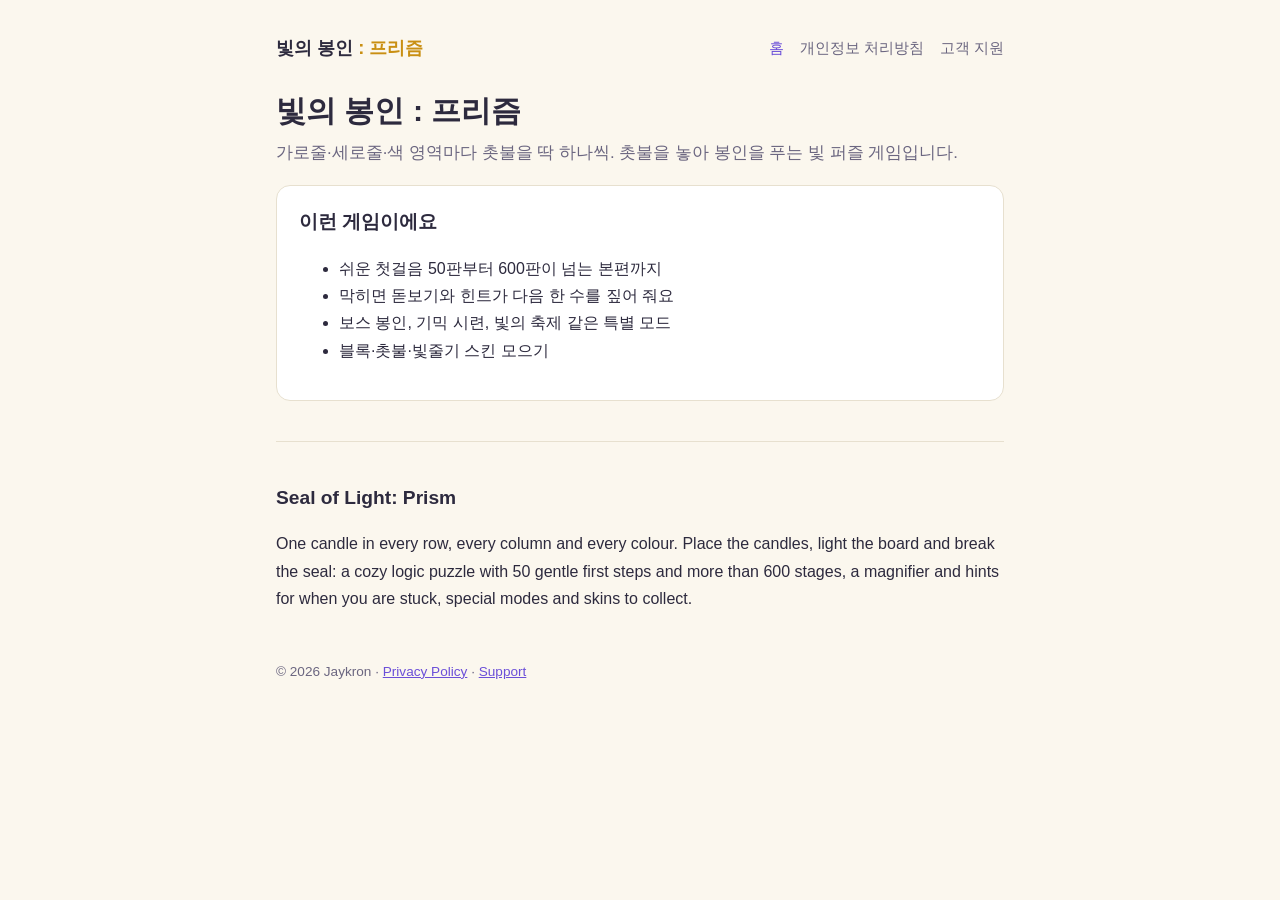
<file: index.html>
<!doctype html>
<html lang="ko">
<head>
<meta charset="utf-8">
<meta name="viewport" content="width=device-width, initial-scale=1">
<title>빛의 봉인 : 프리즘 · Seal of Light: Prism</title>
<meta name="description" content="촛불을 놓아 봉인을 푸는 빛 퍼즐 게임 · A cozy light-and-candle logic puzzle game.">
<link rel="stylesheet" href="style.css">
</head>
<body>
<div class="wrap">
  <header>
    <a class="brand" href="./">빛의 봉인 <span>: 프리즘</span></a>
    <nav>
      <a href="./" aria-current="page">홈</a>
      <a href="privacy.html">개인정보 처리방침</a>
      <a href="support.html">고객 지원</a>
    </nav>
  </header>

  <h1>빛의 봉인 : 프리즘</h1>
  <p class="lead">가로줄·세로줄·색 영역마다 촛불을 딱 하나씩. 촛불을 놓아 봉인을 푸는 빛 퍼즐 게임입니다.</p>

  <div class="card">
    <h2 style="margin-top:0">이런 게임이에요</h2>
    <ul>
      <li>쉬운 첫걸음 50판부터 600판이 넘는 본편까지</li>
      <li>막히면 돋보기와 힌트가 다음 한 수를 짚어 줘요</li>
      <li>보스 봉인, 기믹 시련, 빛의 축제 같은 특별 모드</li>
      <li>블록·촛불·빛줄기 스킨 모으기</li>
    </ul>
  </div>

  <div class="lang">
    <h2>Seal of Light: Prism</h2>
    <p>One candle in every row, every column and every colour. Place the candles, light the board and break the seal: a cozy logic puzzle with 50 gentle first steps and more than 600 stages, a magnifier and hints for when you are stuck, special modes and skins to collect.</p>
  </div>

  <footer>
    <p>© 2026 Jaykron · <a href="privacy.html">Privacy Policy</a> · <a href="support.html">Support</a></p>
  </footer>
</div>
</body>
</html>
</file>
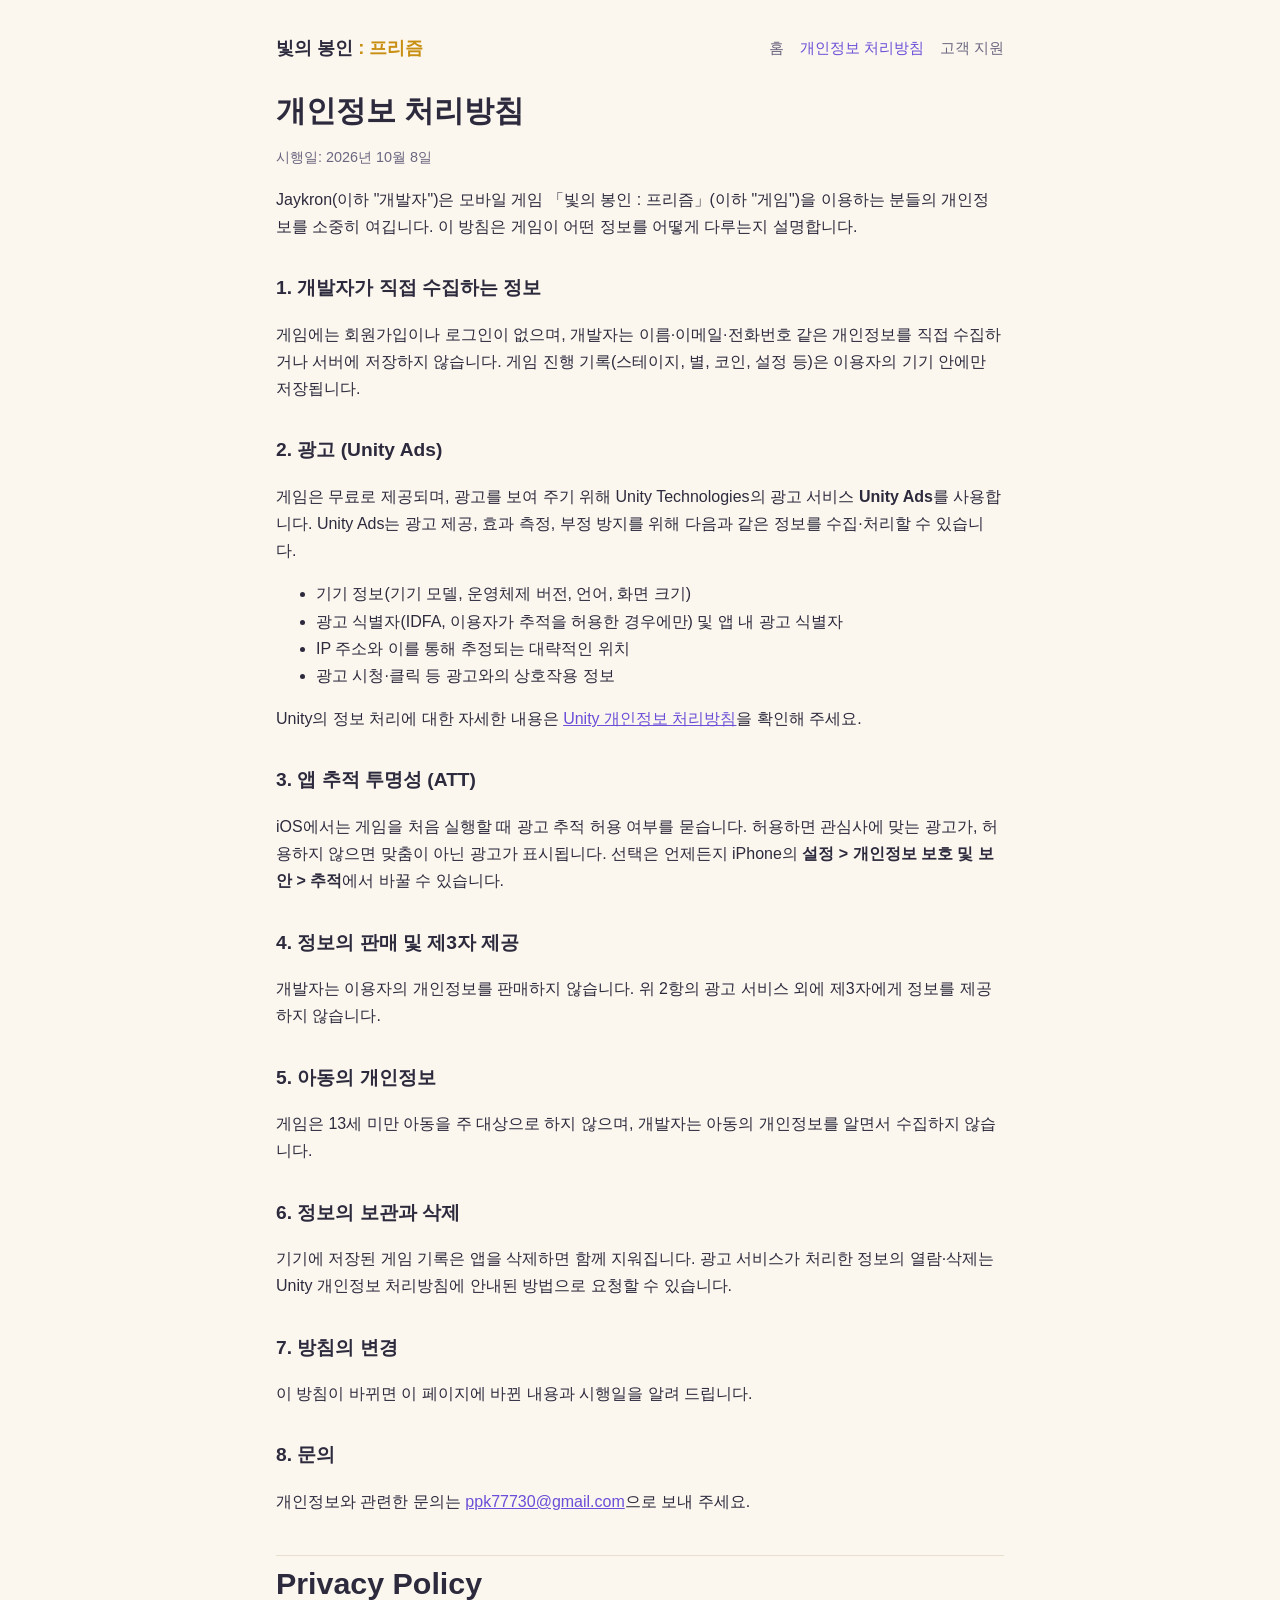
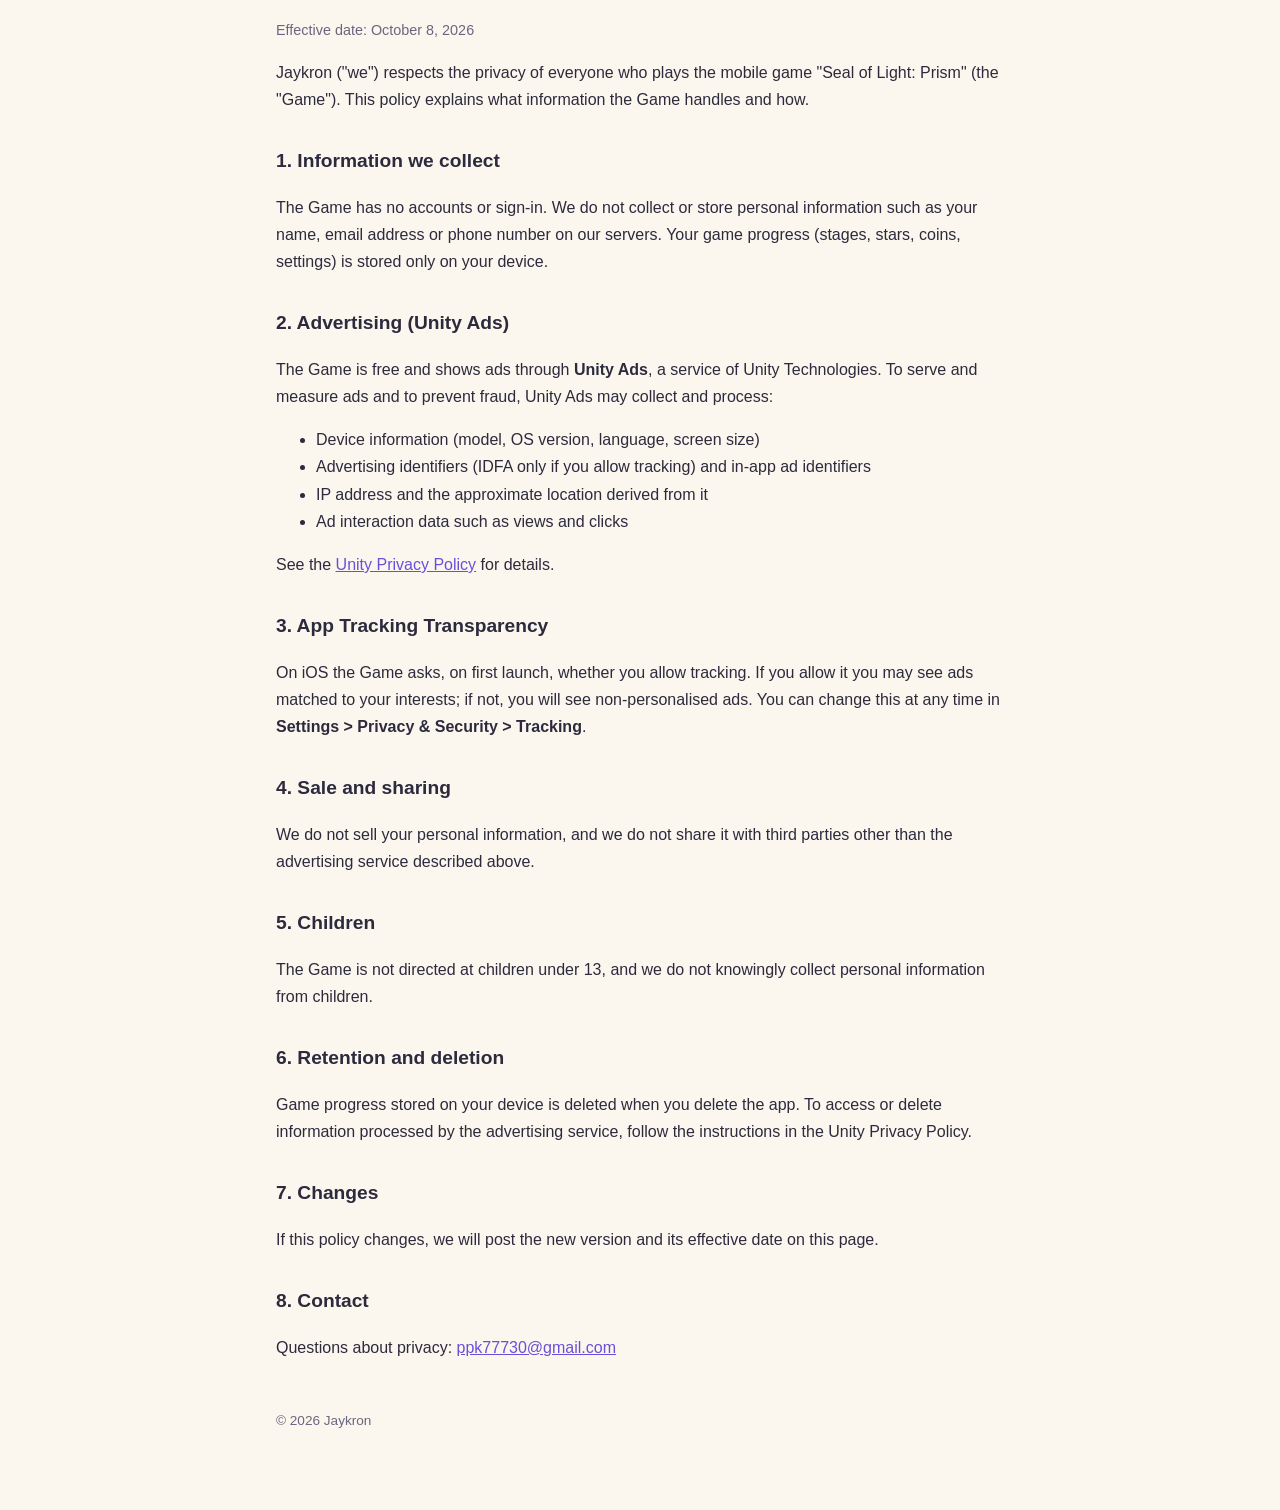
<file: privacy.html>
<!doctype html>
<html lang="ko">
<head>
<meta charset="utf-8">
<meta name="viewport" content="width=device-width, initial-scale=1">
<title>개인정보 처리방침 · Privacy Policy</title>
<link rel="stylesheet" href="style.css">
</head>
<body>
<div class="wrap">
  <header>
    <a class="brand" href="./">빛의 봉인 <span>: 프리즘</span></a>
    <nav>
      <a href="./">홈</a>
      <a href="privacy.html" aria-current="page">개인정보 처리방침</a>
      <a href="support.html">고객 지원</a>
    </nav>
  </header>

  <h1>개인정보 처리방침</h1>
  <p class="muted">시행일: 2026년 10월 8일</p>

  <p>Jaykron(이하 "개발자")은 모바일 게임 「빛의 봉인 : 프리즘」(이하 "게임")을 이용하는 분들의 개인정보를 소중히 여깁니다. 이 방침은 게임이 어떤 정보를 어떻게 다루는지 설명합니다.</p>

  <h2>1. 개발자가 직접 수집하는 정보</h2>
  <p>게임에는 회원가입이나 로그인이 없으며, 개발자는 이름·이메일·전화번호 같은 개인정보를 직접 수집하거나 서버에 저장하지 않습니다. 게임 진행 기록(스테이지, 별, 코인, 설정 등)은 이용자의 기기 안에만 저장됩니다.</p>

  <h2>2. 광고 (Unity Ads)</h2>
  <p>게임은 무료로 제공되며, 광고를 보여 주기 위해 Unity Technologies의 광고 서비스 <strong>Unity Ads</strong>를 사용합니다. Unity Ads는 광고 제공, 효과 측정, 부정 방지를 위해 다음과 같은 정보를 수집·처리할 수 있습니다.</p>
  <ul>
    <li>기기 정보(기기 모델, 운영체제 버전, 언어, 화면 크기)</li>
    <li>광고 식별자(IDFA, 이용자가 추적을 허용한 경우에만) 및 앱 내 광고 식별자</li>
    <li>IP 주소와 이를 통해 추정되는 대략적인 위치</li>
    <li>광고 시청·클릭 등 광고와의 상호작용 정보</li>
  </ul>
  <p>Unity의 정보 처리에 대한 자세한 내용은 <a href="https://unity.com/legal/game-player-and-app-user-privacy-policy" target="_blank" rel="noopener">Unity 개인정보 처리방침</a>을 확인해 주세요.</p>

  <h2>3. 앱 추적 투명성 (ATT)</h2>
  <p>iOS에서는 게임을 처음 실행할 때 광고 추적 허용 여부를 묻습니다. 허용하면 관심사에 맞는 광고가, 허용하지 않으면 맞춤이 아닌 광고가 표시됩니다. 선택은 언제든지 iPhone의 <strong>설정 &gt; 개인정보 보호 및 보안 &gt; 추적</strong>에서 바꿀 수 있습니다.</p>

  <h2>4. 정보의 판매 및 제3자 제공</h2>
  <p>개발자는 이용자의 개인정보를 판매하지 않습니다. 위 2항의 광고 서비스 외에 제3자에게 정보를 제공하지 않습니다.</p>

  <h2>5. 아동의 개인정보</h2>
  <p>게임은 13세 미만 아동을 주 대상으로 하지 않으며, 개발자는 아동의 개인정보를 알면서 수집하지 않습니다.</p>

  <h2>6. 정보의 보관과 삭제</h2>
  <p>기기에 저장된 게임 기록은 앱을 삭제하면 함께 지워집니다. 광고 서비스가 처리한 정보의 열람·삭제는 Unity 개인정보 처리방침에 안내된 방법으로 요청할 수 있습니다.</p>

  <h2>7. 방침의 변경</h2>
  <p>이 방침이 바뀌면 이 페이지에 바뀐 내용과 시행일을 알려 드립니다.</p>

  <h2>8. 문의</h2>
  <p>개인정보와 관련한 문의는 <a href="mailto:ppk77730@gmail.com">ppk77730@gmail.com</a>으로 보내 주세요.</p>

  <div class="lang">
    <h1>Privacy Policy</h1>
    <p class="muted">Effective date: October 8, 2026</p>

    <p>Jaykron ("we") respects the privacy of everyone who plays the mobile game "Seal of Light: Prism" (the "Game"). This policy explains what information the Game handles and how.</p>

    <h2>1. Information we collect</h2>
    <p>The Game has no accounts or sign-in. We do not collect or store personal information such as your name, email address or phone number on our servers. Your game progress (stages, stars, coins, settings) is stored only on your device.</p>

    <h2>2. Advertising (Unity Ads)</h2>
    <p>The Game is free and shows ads through <strong>Unity Ads</strong>, a service of Unity Technologies. To serve and measure ads and to prevent fraud, Unity Ads may collect and process:</p>
    <ul>
      <li>Device information (model, OS version, language, screen size)</li>
      <li>Advertising identifiers (IDFA only if you allow tracking) and in-app ad identifiers</li>
      <li>IP address and the approximate location derived from it</li>
      <li>Ad interaction data such as views and clicks</li>
    </ul>
    <p>See the <a href="https://unity.com/legal/game-player-and-app-user-privacy-policy" target="_blank" rel="noopener">Unity Privacy Policy</a> for details.</p>

    <h2>3. App Tracking Transparency</h2>
    <p>On iOS the Game asks, on first launch, whether you allow tracking. If you allow it you may see ads matched to your interests; if not, you will see non-personalised ads. You can change this at any time in <strong>Settings &gt; Privacy &amp; Security &gt; Tracking</strong>.</p>

    <h2>4. Sale and sharing</h2>
    <p>We do not sell your personal information, and we do not share it with third parties other than the advertising service described above.</p>

    <h2>5. Children</h2>
    <p>The Game is not directed at children under 13, and we do not knowingly collect personal information from children.</p>

    <h2>6. Retention and deletion</h2>
    <p>Game progress stored on your device is deleted when you delete the app. To access or delete information processed by the advertising service, follow the instructions in the Unity Privacy Policy.</p>

    <h2>7. Changes</h2>
    <p>If this policy changes, we will post the new version and its effective date on this page.</p>

    <h2>8. Contact</h2>
    <p>Questions about privacy: <a href="mailto:ppk77730@gmail.com">ppk77730@gmail.com</a></p>
  </div>

  <footer><p>© 2026 Jaykron</p></footer>
</div>
</body>
</html>
</file>
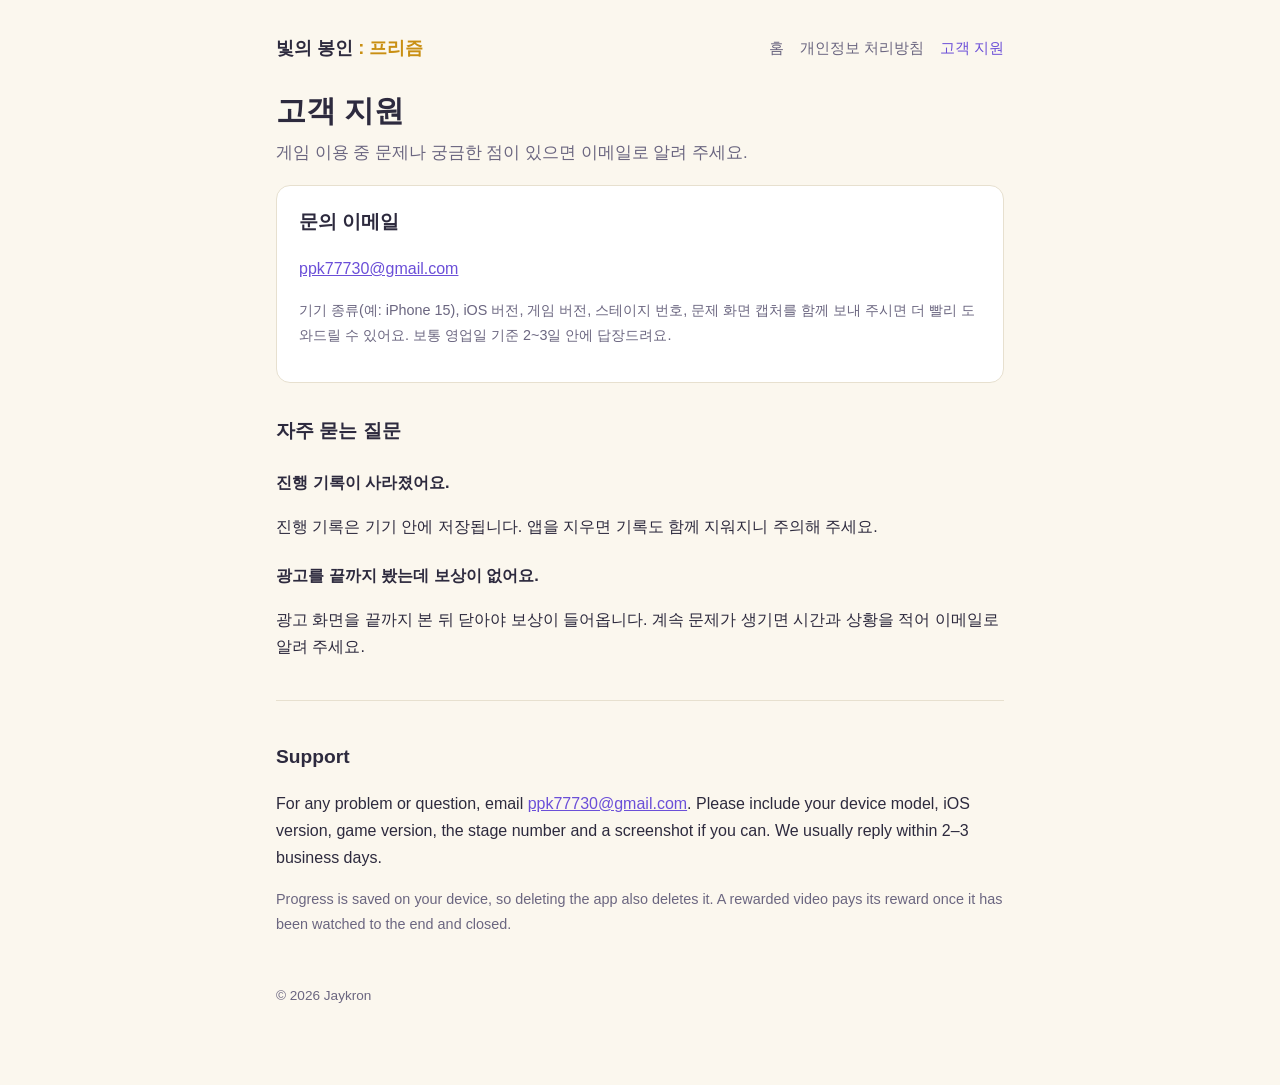
<file: support.html>
<!doctype html>
<html lang="ko">
<head>
<meta charset="utf-8">
<meta name="viewport" content="width=device-width, initial-scale=1">
<title>고객 지원 · Support</title>
<link rel="stylesheet" href="style.css">
</head>
<body>
<div class="wrap">
  <header>
    <a class="brand" href="./">빛의 봉인 <span>: 프리즘</span></a>
    <nav>
      <a href="./">홈</a>
      <a href="privacy.html">개인정보 처리방침</a>
      <a href="support.html" aria-current="page">고객 지원</a>
    </nav>
  </header>

  <h1>고객 지원</h1>
  <p class="lead">게임 이용 중 문제나 궁금한 점이 있으면 이메일로 알려 주세요.</p>

  <div class="card">
    <h2 style="margin-top:0">문의 이메일</h2>
    <p><a href="mailto:ppk77730@gmail.com">ppk77730@gmail.com</a></p>
    <p class="muted">기기 종류(예: iPhone 15), iOS 버전, 게임 버전, 스테이지 번호, 문제 화면 캡처를 함께 보내 주시면 더 빨리 도와드릴 수 있어요. 보통 영업일 기준 2~3일 안에 답장드려요.</p>
  </div>

  <h2>자주 묻는 질문</h2>
  <h3>진행 기록이 사라졌어요.</h3>
  <p>진행 기록은 기기 안에 저장됩니다. 앱을 지우면 기록도 함께 지워지니 주의해 주세요.</p>
  <h3>광고를 끝까지 봤는데 보상이 없어요.</h3>
  <p>광고 화면을 끝까지 본 뒤 닫아야 보상이 들어옵니다. 계속 문제가 생기면 시간과 상황을 적어 이메일로 알려 주세요.</p>

  <div class="lang">
    <h2>Support</h2>
    <p>For any problem or question, email <a href="mailto:ppk77730@gmail.com">ppk77730@gmail.com</a>. Please include your device model, iOS version, game version, the stage number and a screenshot if you can. We usually reply within 2–3 business days.</p>
    <p class="muted">Progress is saved on your device, so deleting the app also deletes it. A rewarded video pays its reward once it has been watched to the end and closed.</p>
  </div>

  <footer><p>© 2026 Jaykron</p></footer>
</div>
</body>
</html>
</file>
<file: style.css>
:root {
  --bg: #fbf7ee;
  --card: #ffffff;
  --ink: #2d2a3e;
  --muted: #6b6680;
  --accent: #6b4fd8;
  --gold: #c98f12;
  --line: #e7e0cf;
}
@media (prefers-color-scheme: dark) {
  :root {
    --bg: #17152a;
    --card: #221f38;
    --ink: #f1eefb;
    --muted: #aaa4c4;
    --accent: #a993ff;
    --gold: #f2c45a;
    --line: #353052;
  }
}
* { box-sizing: border-box; }
body {
  margin: 0;
  background: var(--bg);
  color: var(--ink);
  font-family: -apple-system, BlinkMacSystemFont, "Apple SD Gothic Neo", "Malgun Gothic", "Segoe UI", sans-serif;
  line-height: 1.7;
}
.wrap { max-width: 760px; margin: 0 auto; padding: 32px 16px 64px; }
header { display: flex; align-items: center; justify-content: space-between; flex-wrap: wrap; gap: 12px; margin-bottom: 28px; }
.brand { font-weight: 800; font-size: 1.15rem; color: var(--ink); text-decoration: none; }
.brand span { color: var(--gold); }
nav { display: flex; gap: 16px; flex-wrap: wrap; }
nav a { color: var(--muted); text-decoration: none; font-size: 0.95rem; }
nav a:hover, nav a[aria-current="page"] { color: var(--accent); }
h1 { font-size: 1.9rem; line-height: 1.3; margin: 0 0 8px; text-wrap: balance; }
h2 { font-size: 1.2rem; margin: 32px 0 8px; }
h3 { font-size: 1.02rem; margin: 22px 0 4px; }
.lead { color: var(--muted); font-size: 1.05rem; margin-top: 0; }
.card { background: var(--card); border: 1px solid var(--line); border-radius: 14px; padding: 20px 22px; margin: 18px 0; }
.lang { border-top: 1px solid var(--line); margin-top: 40px; padding-top: 8px; }
a { color: var(--accent); }
.muted { color: var(--muted); font-size: 0.9rem; }
footer { margin-top: 48px; color: var(--muted); font-size: 0.85rem; }
</file>
